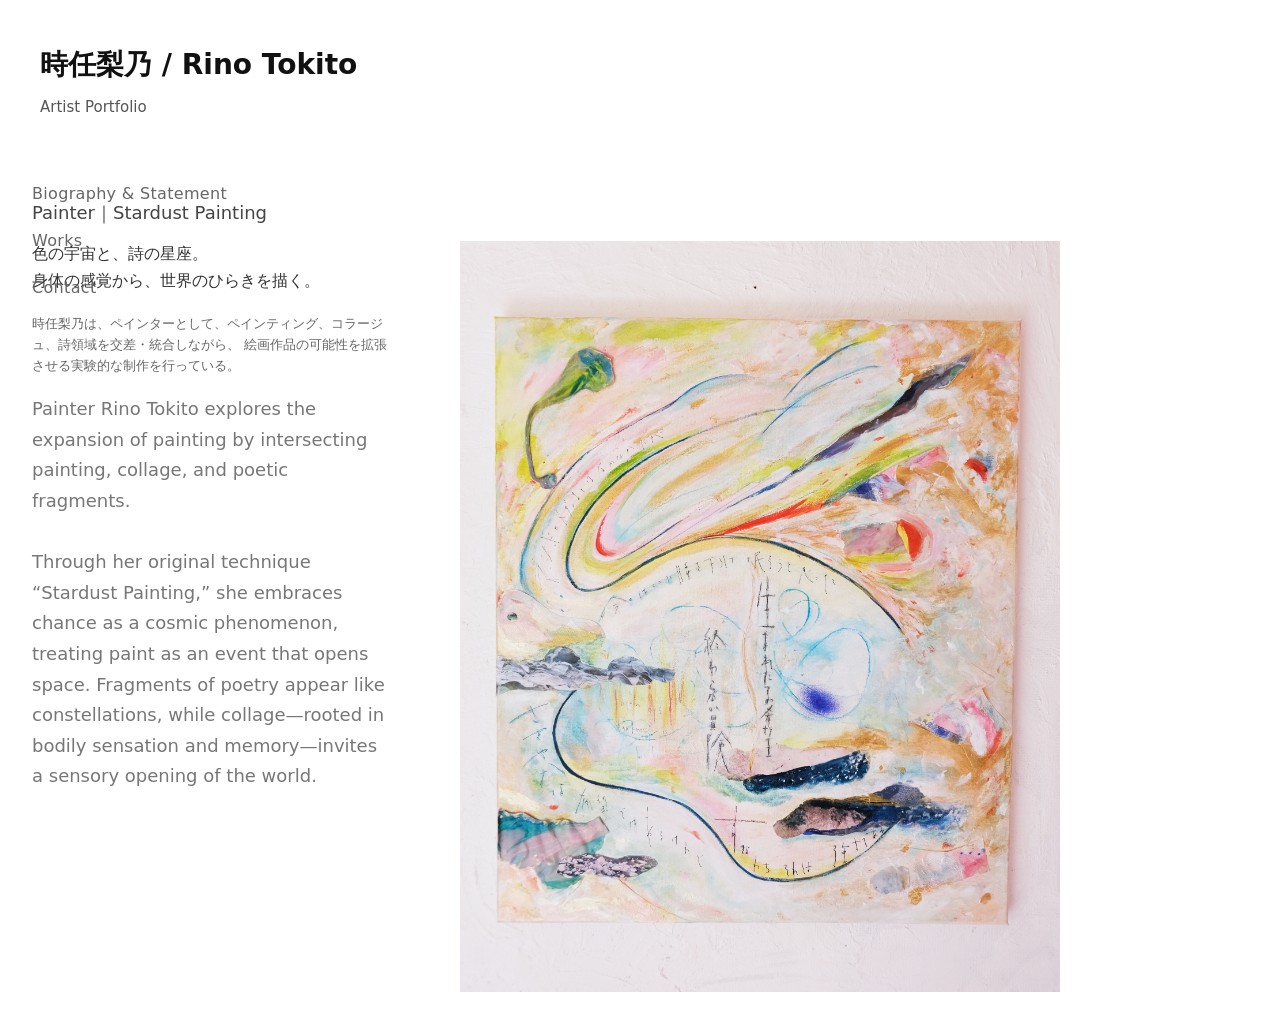
<file: index.html>
<!doctype html>
<html lang="ja">
<head>
  <meta charset="utf-8">
  <title>Rino Tokito | Portfolio</title>

  <!-- CSSはこれ1枚だけ -->
<link rel="stylesheet" href="css/style.css?v=1">


</head>

<div class="statement">
  <p class="statement-role">Painter｜Stardust Painting</p>

  <!-- 日本語 -->
  <p class="statement-poem">
    色の宇宙と、詩の星座。<br>
    身体の感覚から、世界のひらきを描く。
  </p>

  <p class="statement-text">
    時任梨乃は、ペインターとして、ペインティング、コラージュ、詩領域を交差・統合しながら、
    絵画作品の可能性を拡張させる実験的な制作を行っている。
  </p>

  <!-- 英語（ここを追加） -->
  <p class="statement-en">
    Painter Rino Tokito explores the expansion of painting by intersecting
    painting, collage, and poetic fragments.<br><br>

    Through her original technique “Stardust Painting,” she embraces chance
    as a cosmic phenomenon, treating paint as an event that opens space.
    Fragments of poetry appear like constellations, while collage—rooted in
    bodily sensation and memory—invites a sensory opening of the world.
  </p>
</div>

<body>

<nav class="side-nav">
<a href="biography.html">Biography &amp; Statement</a>

  <a href="works.html">Works</a>
   <a href="mailto:rinoikenaga.puffy@gmail.com">Contact</a>
</nav>

  <header class="header">
    <h1>時任梨乃 / Rino Tokito</h1>
    <p class="subtitle">Artist Portfolio</p>
  </header>

  <main class="main">
  <img src="images/main.jpg" alt="Main artwork" class="main-image">
</main>
</file>
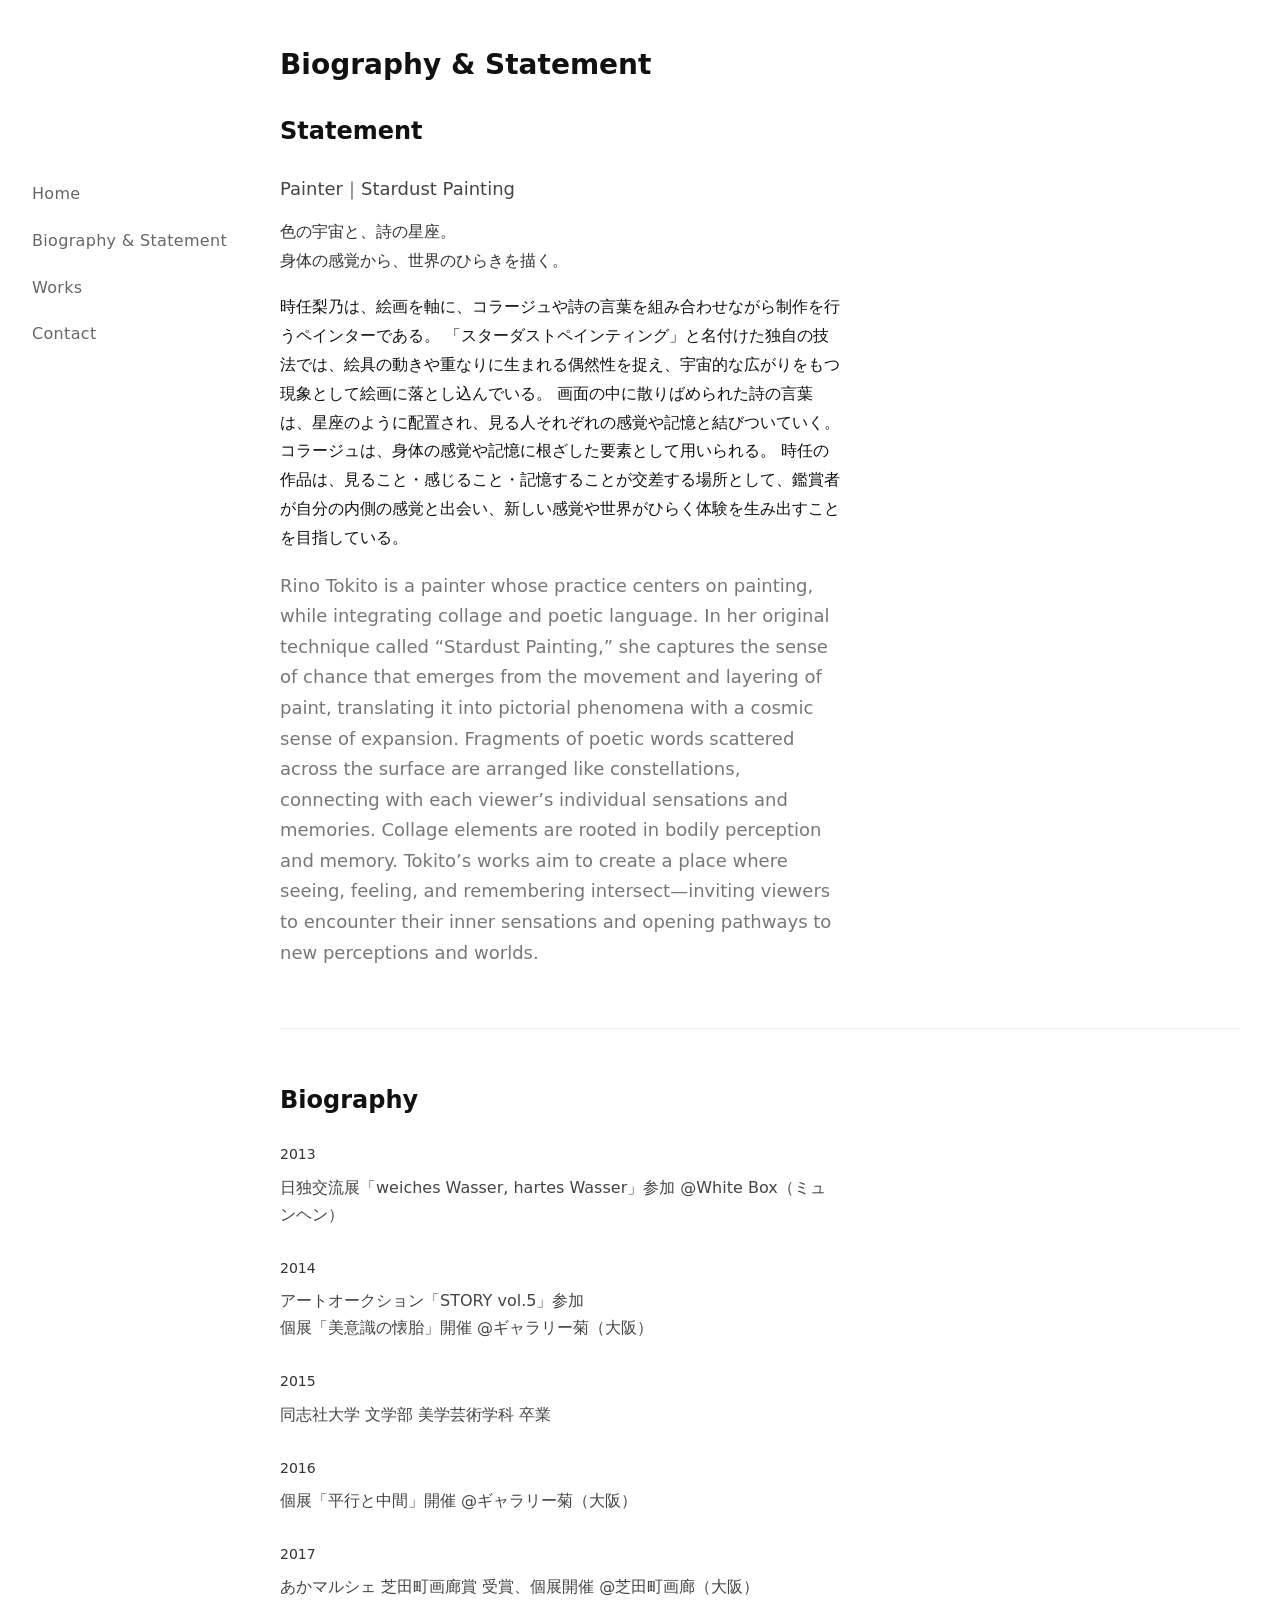
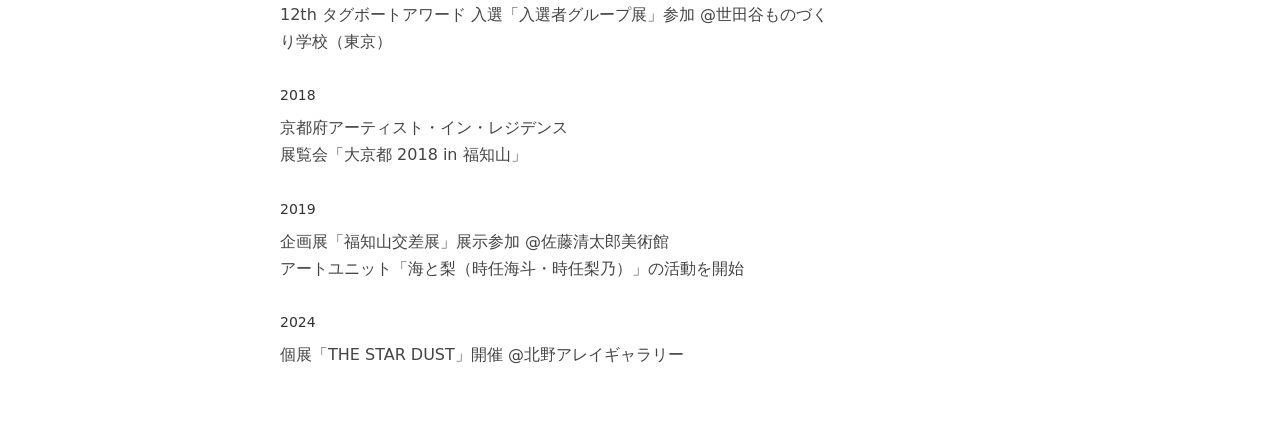
<file: biography.html>
<!doctype html>
<html lang="ja">
<head>
  <meta charset="utf-8">
  <title>Biography | Rino Tokito</title>
  <link rel="stylesheet" href="css/style.css">
</head>

<body>

  <nav class="side-nav">
    <a href="index.html">Home</a>
<a href="biography.html">Biography &amp; Statement</a>

    <a href="works.html">Works</a>
    <a href="mailto:yourname@example.com">Contact</a>
  </nav>

  <main class="main">
  

<h1>Biography &amp; Statement</h1>
<section class="statement-page">
  <h2>Statement</h2>

  <p class="statement-role">Painter｜Stardust Painting</p>

  <p class="statement-poem">
    色の宇宙と、詩の星座。<br>
    身体の感覚から、世界のひらきを描く。
  </p>

  <p>
時任梨乃は、絵画を軸に、コラージュや詩の言葉を組み合わせながら制作を行うペインターである。
「スターダストペインティング」と名付けた独自の技法では、絵具の動きや重なりに生まれる偶然性を捉え、宇宙的な広がりをもつ現象として絵画に落とし込んでいる。
画面の中に散りばめられた詩の言葉は、星座のように配置され、見る人それぞれの感覚や記憶と結びついていく。
コラージュは、身体の感覚や記憶に根ざした要素として用いられる。
時任の作品は、見ること・感じること・記憶することが交差する場所として、鑑賞者が自分の内側の感覚と出会い、新しい感覚や世界がひらく体験を生み出すことを目指している。
  </p>

  <p class="statement-en">
Rino Tokito is a painter whose practice centers on painting, while integrating collage and poetic language.
In her original technique called “Stardust Painting,” she captures the sense of chance that emerges from the movement and layering of paint, translating it into pictorial phenomena with a cosmic sense of expansion.
Fragments of poetic words scattered across the surface are arranged like constellations, connecting with each viewer’s individual sensations and memories.
Collage elements are rooted in bodily perception and memory.
Tokito’s works aim to create a place where seeing, feeling, and remembering intersect—inviting viewers to encounter their inner sensations and opening pathways to new perceptions and worlds.
  </p>
</section>

<hr>

<h2>Biography</h2>


<div class="bio-item">
  <div class="bio-year">2013</div>
  <p>日独交流展「weiches Wasser, hartes Wasser」参加 @White Box（ミュンヘン）</p>
</div>

<div class="bio-item">
  <div class="bio-year">2014</div>
  <p>
    アートオークション「STORY vol.5」参加<br>
    個展「美意識の懐胎」開催 @ギャラリー菊（大阪）
  </p>
</div>

<div class="bio-item">
  <div class="bio-year">2015</div>
  <p>同志社大学 文学部 美学芸術学科 卒業</p>
</div>

<div class="bio-item">
  <div class="bio-year">2016</div>
  <p>個展「平行と中間」開催 @ギャラリー菊（大阪）</p>
</div>

<div class="bio-item">
  <div class="bio-year">2017</div>
  <p>
    あかマルシェ 芝田町画廊賞 受賞、個展開催 @芝田町画廊（大阪）<br>
    12th タグボートアワード 入選「入選者グループ展」参加 @世田谷ものづくり学校（東京）
  </p>
</div>

<div class="bio-item">
  <div class="bio-year">2018</div>
  <p>
    京都府アーティスト・イン・レジデンス<br>
    展覧会「大京都 2018 in 福知山」
  </p>
</div>

<div class="bio-item">
  <div class="bio-year">2019</div>
  <p>
    企画展「福知山交差展」展示参加 @佐藤清太郎美術館<br>
    アートユニット「海と梨（時任海斗・時任梨乃）」の活動を開始
  </p>
</div>

<div class="bio-item">
  <div class="bio-year">2024</div>
  <p>個展「THE STAR DUST」開催 @北野アレイギャラリー</p>
</div>
  </main>

</body>
</html>
</file>
<file: css/style.css>
/* ===== リセット的な基本 ===== */
* {
  box-sizing: border-box;
}

body {
  margin: 0;
  font-family: system-ui, -apple-system, "Hiragino Kaku Gothic ProN",
               Helvetica, Arial, sans-serif;
  line-height: 1.8;
  color: #111;
  background: #fff;
}

/* ===== レイアウト ===== */
.header {
  padding: 40px 40px 20px;
}

.main {
  padding: 40px;
  margin-left: 240px; /* ← これを追加 */
}

/* ===== テキスト ===== */
h1 {
  font-size: 28px;
  margin: 0 0 4px;
}

.subtitle {
  font-size: 15px;
  color: #555;
  margin: 0;
}

/* ===== メイン画像 ===== */
.main-image {
  display: block;
  width: 100%;
  max-width: 600px;   /* ← 1/8感覚・かなり静か */
  height: auto;
  margin: 60px auto 0;
}

/* ===== 左サイドナビ ===== */
.side-nav {
  position: fixed;
  top: 180px;      /* ← 名前の下あたり */
  left: 32px;      /* ← 左隅寄り */
  display: flex;
  flex-direction: column;
  gap: 18px;
}

.side-nav a {
  font-size: 16px;
  color: #666;
  text-decoration: none;
  letter-spacing: 0.02em;
}

.side-nav a:hover {
  color: #111;
}
/* ===== ステートメント（トップ左下） ===== */
.statement {
  position: fixed;
  left: 32px;
  bottom: 90px;
  max-width: 360px;

  font-size: 12.5px;
  line-height: 1.7;
  color: #666;
}

.statement-role {
  font-size: 16px;
  color: #444;
  margin: 0 0 12px;
}

.statement-poem {
  font-size: 13px;
  color: #333;
  margin: 0 0 14px;
}

.statement-text {
  margin: 0;
}

/* ===== Works ===== */
.works-grid {
  display: grid;
  grid-template-columns: repeat(3, 1fr);
  gap: 56px;
  max-width: 900px;
}

.work img {
  width: 100%;
  height: auto;
  display: block;
}

.work figcaption {
  margin-top: 12px;
  font-size: 13px;
  color: #555;
  line-height: 1.6;
}

/* ===== Lightbox ===== */
/* ===== Lightbox ===== */
#lightbox {
  position: fixed;
  inset: 0;
  background: rgba(0,0,0,0.7);
  display: none;
  z-index: 1000;

  /* ここが重要：中でスクロールできるようにする */
  overflow: auto;
  -webkit-overflow-scrolling: touch;
  padding: 60px 20px;
}

#lightbox img {
  display: block;
  margin: 0 auto;

  /* 横は画面に収める。縦は必要ならスクロールで見る */
  width: min(1200px, 90vw);
  height: auto;
}
/* ===== Biography & Statement ===== */
.statement-page {
  max-width: 560px;
  margin-bottom: 60px;
}

.statement-role {
  font-size: 18px;
  color: #444;
  margin: 0 0 12px;
}

.statement-poem {
  font-size: 16px;
  margin: 0 0 18px;
}

.statement-en {
  margin-top: 18px;
  font-size: 18px;
  color: #777;
  line-height: 1.7;
}

.main hr {
  border: none;
  border-top: 1px solid #eee;
  margin: 50px 0;
}
/* ===== Biography ===== */
.bio-item {
  margin-bottom: 28px;
  max-width: 560px;
}

.bio-year {
  font-size: 14px;
  color: #333;
  margin-bottom: 6px;
}

.bio-item p {
  margin: 0;
  line-height: 1.7;
  color: #444;
}
</file>
